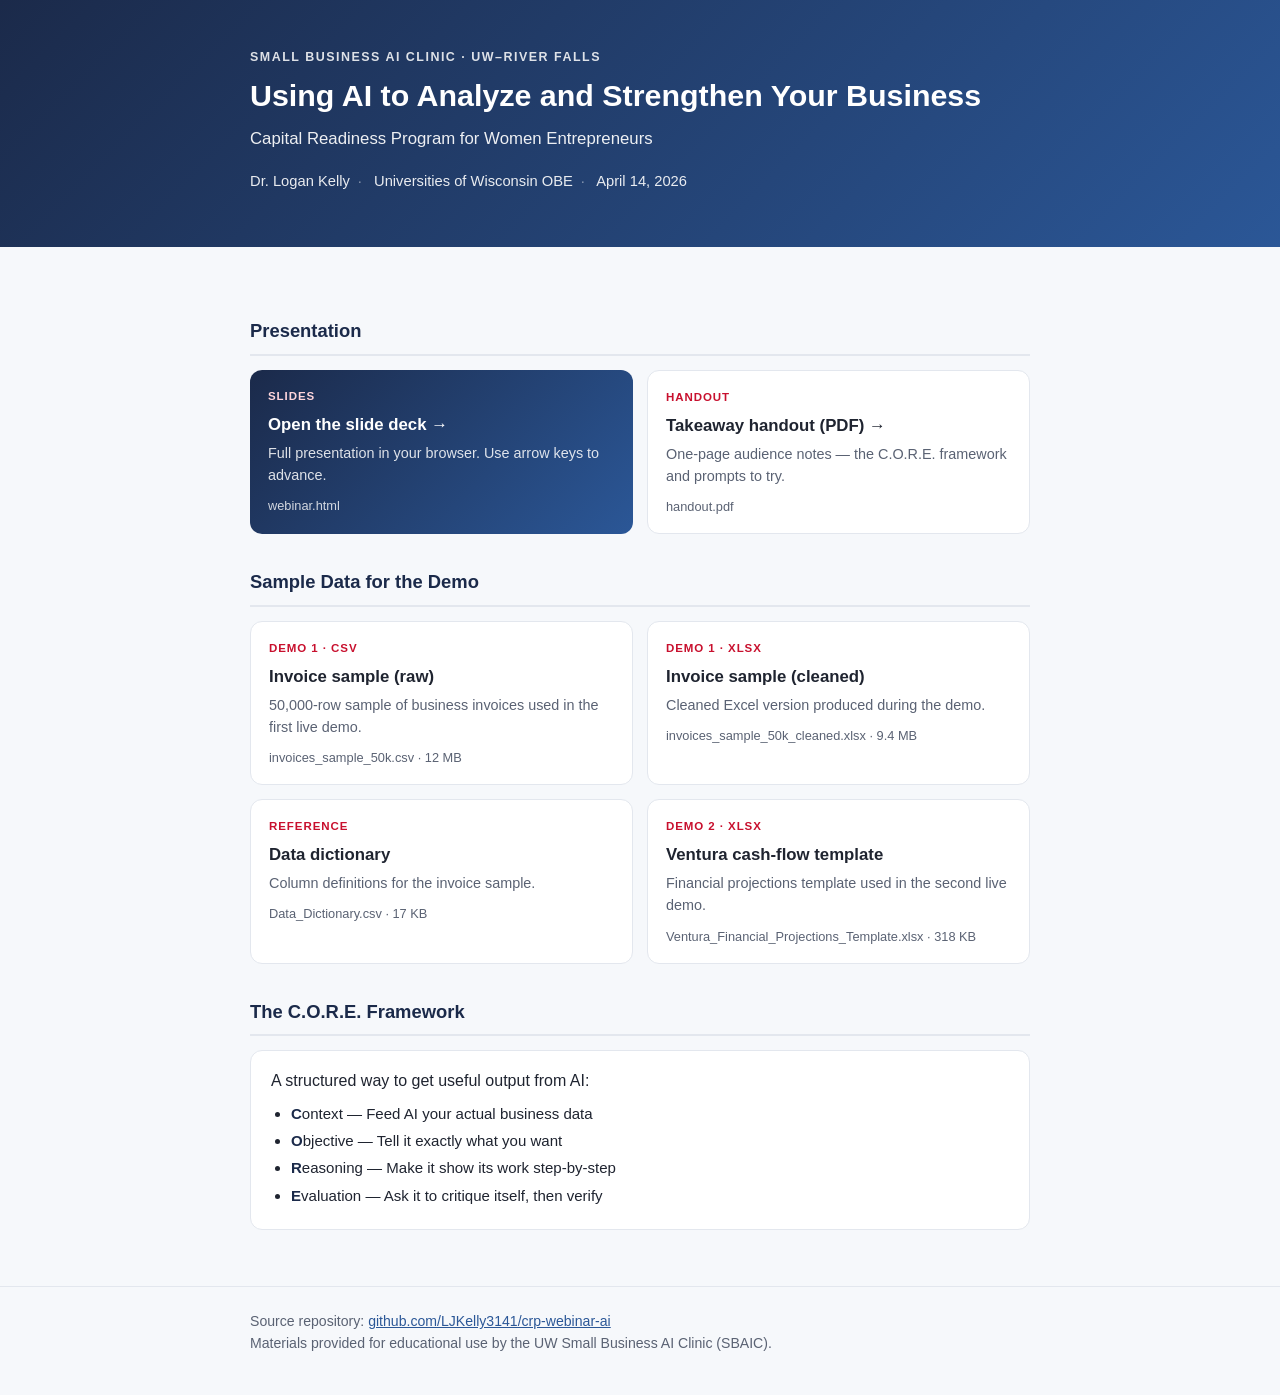
<file: docs/index.html>
<!DOCTYPE html>
<html lang="en">
<head>
  <meta charset="utf-8">
  <meta name="viewport" content="width=device-width, initial-scale=1">
  <title>Using AI to Analyze and Strengthen Your Business — Webinar Materials</title>
  <meta name="description" content="Audience materials for the Capital Readiness Program webinar: slides, handout, and sample data files.">
  <style>
    :root {
      --navy: #1b2a4a;
      --blue: #2b5797;
      --accent: #c8102e;
      --ink: #1f2430;
      --muted: #5a6273;
      --line: #e3e7ee;
      --bg: #f6f8fb;
      --card: #ffffff;
    }
    * { box-sizing: border-box; }
    body {
      margin: 0;
      font-family: -apple-system, BlinkMacSystemFont, "Segoe UI", Roboto, Helvetica, Arial, sans-serif;
      color: var(--ink);
      background: var(--bg);
      line-height: 1.55;
    }
    .wrap { max-width: 820px; margin: 0 auto; padding: 0 20px; }
    header {
      background: linear-gradient(135deg, var(--navy), var(--blue));
      color: #fff;
      padding: 48px 0 40px;
    }
    header .wrap { }
    .eyebrow {
      text-transform: uppercase;
      letter-spacing: .12em;
      font-size: .78rem;
      font-weight: 600;
      opacity: .85;
      margin: 0 0 10px;
    }
    h1 { margin: 0 0 12px; font-size: 1.9rem; line-height: 1.2; }
    .sub { margin: 0; font-size: 1.05rem; opacity: .92; }
    .meta {
      margin-top: 18px;
      font-size: .92rem;
      opacity: .9;
    }
    .meta span { white-space: nowrap; }
    .meta .dot { opacity: .5; padding: 0 8px; }
    main { padding: 36px 0 56px; }
    h2 {
      font-size: 1.15rem;
      margin: 34px 0 14px;
      color: var(--navy);
      border-bottom: 2px solid var(--line);
      padding-bottom: 8px;
    }
    .grid { display: grid; gap: 14px; }
    @media (min-width: 620px) { .grid.two { grid-template-columns: 1fr 1fr; } }
    .card {
      display: flex;
      flex-direction: column;
      background: var(--card);
      border: 1px solid var(--line);
      border-radius: 12px;
      padding: 18px 18px 16px;
      text-decoration: none;
      color: inherit;
      transition: transform .12s ease, box-shadow .12s ease, border-color .12s ease;
    }
    .card:hover {
      transform: translateY(-2px);
      box-shadow: 0 8px 24px rgba(27, 42, 74, .12);
      border-color: var(--blue);
    }
    .card .tag {
      font-size: .72rem;
      font-weight: 700;
      text-transform: uppercase;
      letter-spacing: .08em;
      color: var(--accent);
      margin-bottom: 6px;
    }
    .card .title { font-size: 1.05rem; font-weight: 600; margin: 0 0 4px; }
    .card .desc { font-size: .9rem; color: var(--muted); margin: 0; }
    .card .file { font-size: .8rem; color: var(--muted); margin-top: 10px; font-variant-numeric: tabular-nums; }
    .primary {
      background: linear-gradient(135deg, var(--navy), var(--blue));
      color: #fff;
      border: none;
    }
    .primary .tag { color: #ffd6dc; }
    .primary .desc { color: rgba(255,255,255,.85); }
    .primary .file { color: rgba(255,255,255,.8); }
    footer {
      border-top: 1px solid var(--line);
      padding: 24px 0 40px;
      font-size: .88rem;
      color: var(--muted);
    }
    footer a { color: var(--blue); }
    .core {
      background: #fff;
      border: 1px solid var(--line);
      border-radius: 12px;
      padding: 18px 20px;
      margin-top: 8px;
    }
    .core ul { margin: 8px 0 0; padding-left: 20px; }
    .core li { margin: 4px 0; font-size: .94rem; }
    .core b { color: var(--navy); }
  </style>
</head>
<body>
  <header>
    <div class="wrap">
      <p class="eyebrow">Small Business AI Clinic &middot; UW&ndash;River Falls</p>
      <h1>Using AI to Analyze and Strengthen Your Business</h1>
      <p class="sub">Capital Readiness Program for Women Entrepreneurs</p>
      <p class="meta">
        <span>Dr. Logan Kelly</span><span class="dot">&middot;</span>
        <span>Universities of Wisconsin OBE</span><span class="dot">&middot;</span>
        <span>April 14, 2026</span>
      </p>
    </div>
  </header>

  <main>
    <div class="wrap">
      <h2>Presentation</h2>
      <div class="grid two">
        <a class="card primary" href="webinar.html">
          <span class="tag">Slides</span>
          <p class="title">Open the slide deck &rarr;</p>
          <p class="desc">Full presentation in your browser. Use arrow keys to advance.</p>
          <span class="file">webinar.html</span>
        </a>
        <a class="card" href="handout.pdf">
          <span class="tag">Handout</span>
          <p class="title">Takeaway handout (PDF) &rarr;</p>
          <p class="desc">One-page audience notes &mdash; the C.O.R.E. framework and prompts to try.</p>
          <span class="file">handout.pdf</span>
        </a>
      </div>

      <h2>Sample Data for the Demo</h2>
      <div class="grid two">
        <a class="card" href="invoices_sample_50k.csv">
          <span class="tag">Demo 1 &middot; CSV</span>
          <p class="title">Invoice sample (raw)</p>
          <p class="desc">50,000-row sample of business invoices used in the first live demo.</p>
          <span class="file">invoices_sample_50k.csv &middot; 12 MB</span>
        </a>
        <a class="card" href="invoices_sample_50k_cleaned.xlsx">
          <span class="tag">Demo 1 &middot; XLSX</span>
          <p class="title">Invoice sample (cleaned)</p>
          <p class="desc">Cleaned Excel version produced during the demo.</p>
          <span class="file">invoices_sample_50k_cleaned.xlsx &middot; 9.4 MB</span>
        </a>
        <a class="card" href="Data_Dictionary.csv">
          <span class="tag">Reference</span>
          <p class="title">Data dictionary</p>
          <p class="desc">Column definitions for the invoice sample.</p>
          <span class="file">Data_Dictionary.csv &middot; 17 KB</span>
        </a>
        <a class="card" href="Ventura_Financial_Projections_Template.xlsx">
          <span class="tag">Demo 2 &middot; XLSX</span>
          <p class="title">Ventura cash-flow template</p>
          <p class="desc">Financial projections template used in the second live demo.</p>
          <span class="file">Ventura_Financial_Projections_Template.xlsx &middot; 318 KB</span>
        </a>
      </div>

      <h2>The C.O.R.E. Framework</h2>
      <div class="core">
        <p style="margin:0;">A structured way to get useful output from AI:</p>
        <ul>
          <li><b>C</b>ontext &mdash; Feed AI your actual business data</li>
          <li><b>O</b>bjective &mdash; Tell it exactly what you want</li>
          <li><b>R</b>easoning &mdash; Make it show its work step-by-step</li>
          <li><b>E</b>valuation &mdash; Ask it to critique itself, then verify</li>
        </ul>
      </div>
    </div>
  </main>

  <footer>
    <div class="wrap">
      Source repository:
      <a href="https://github.com/LJKelly3141/crp-webinar-ai">github.com/LJKelly3141/crp-webinar-ai</a><br>
      Materials provided for educational use by the UW Small Business AI Clinic (SBAIC).
    </div>
  </footer>
</body>
</html>
</file>
